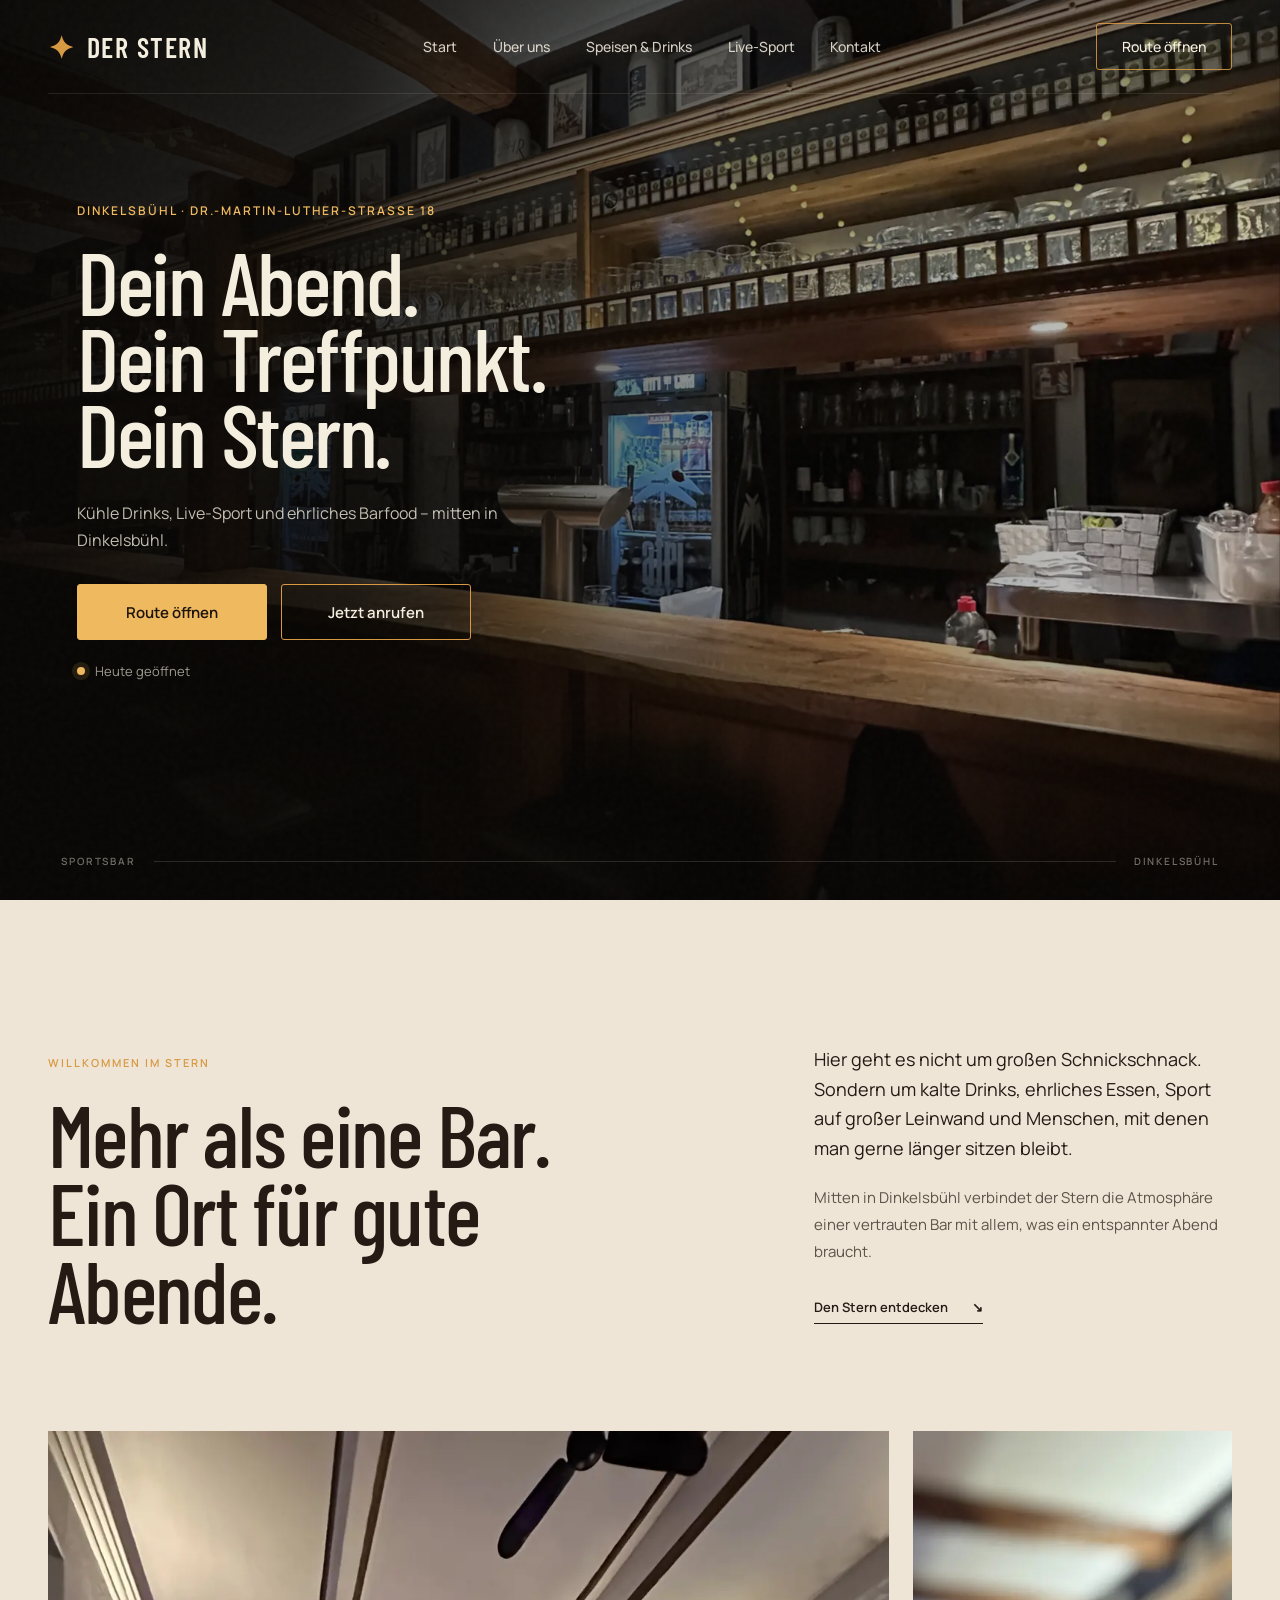
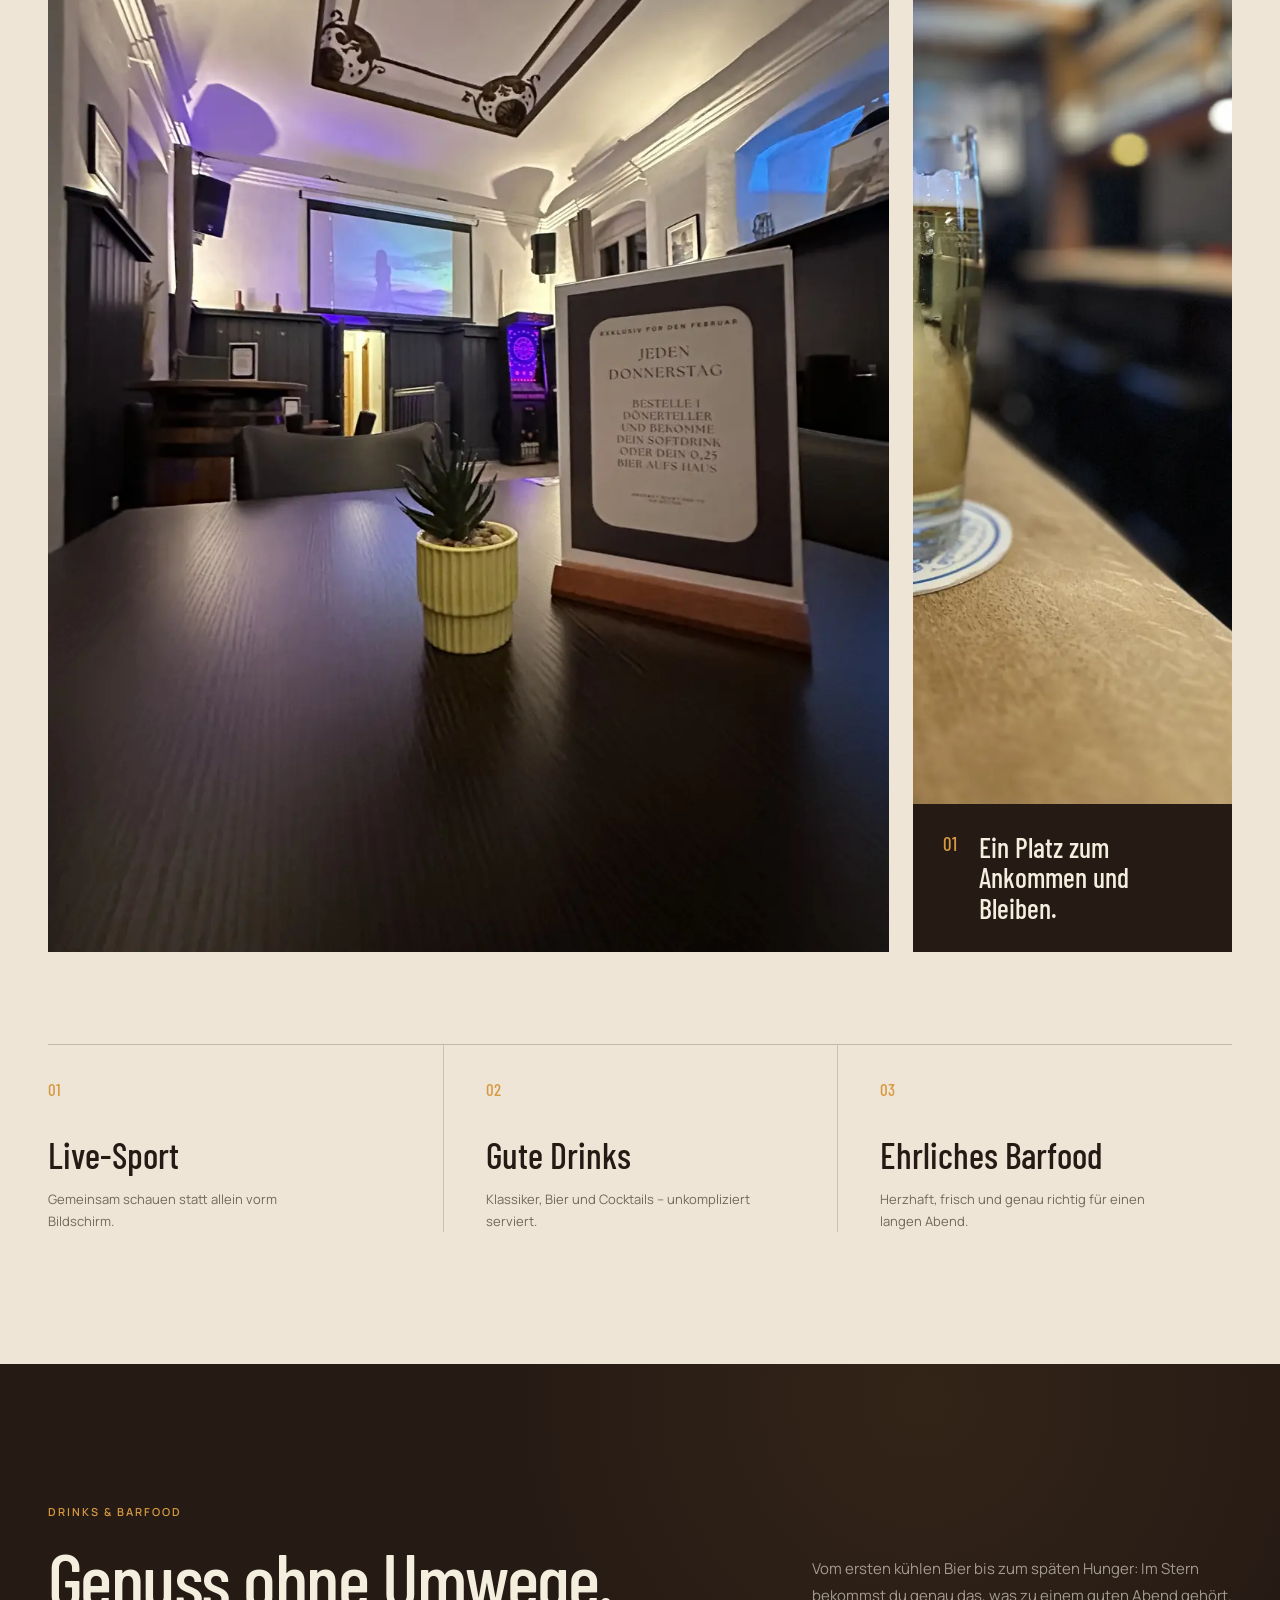
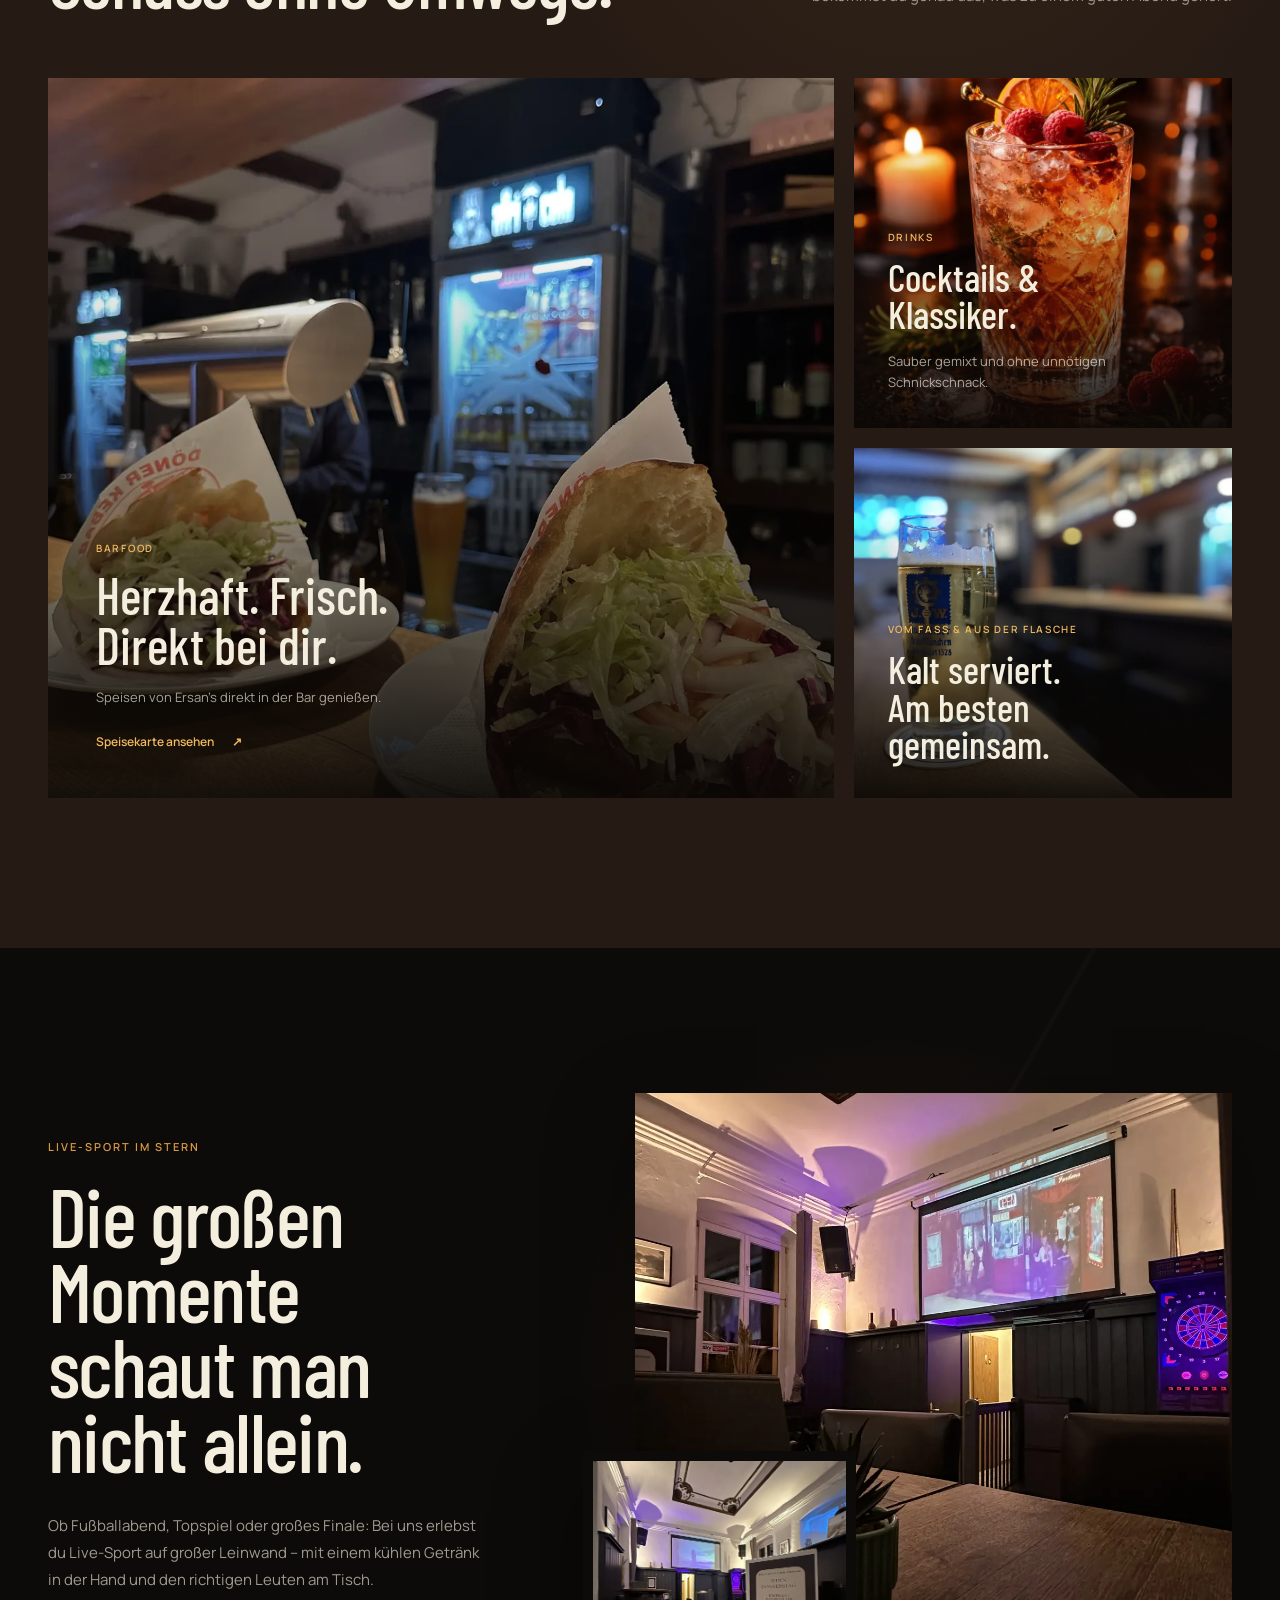
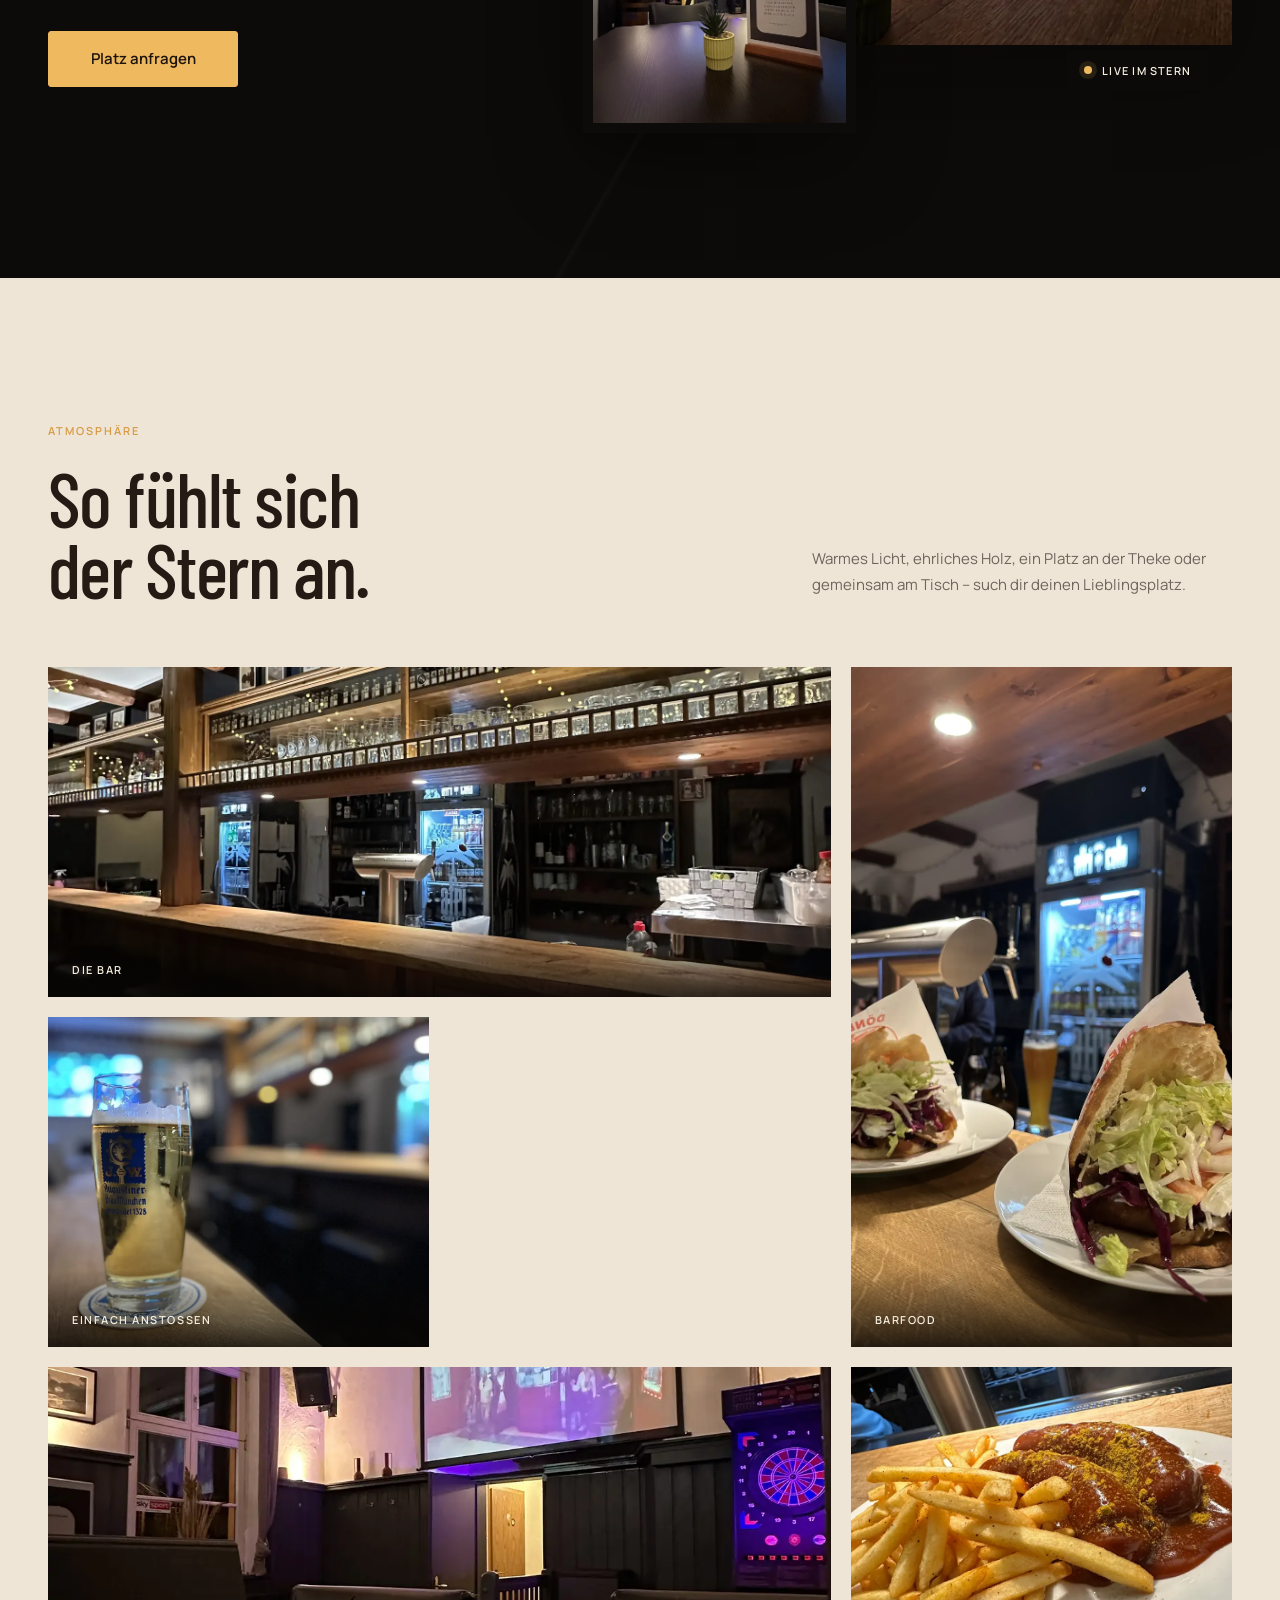
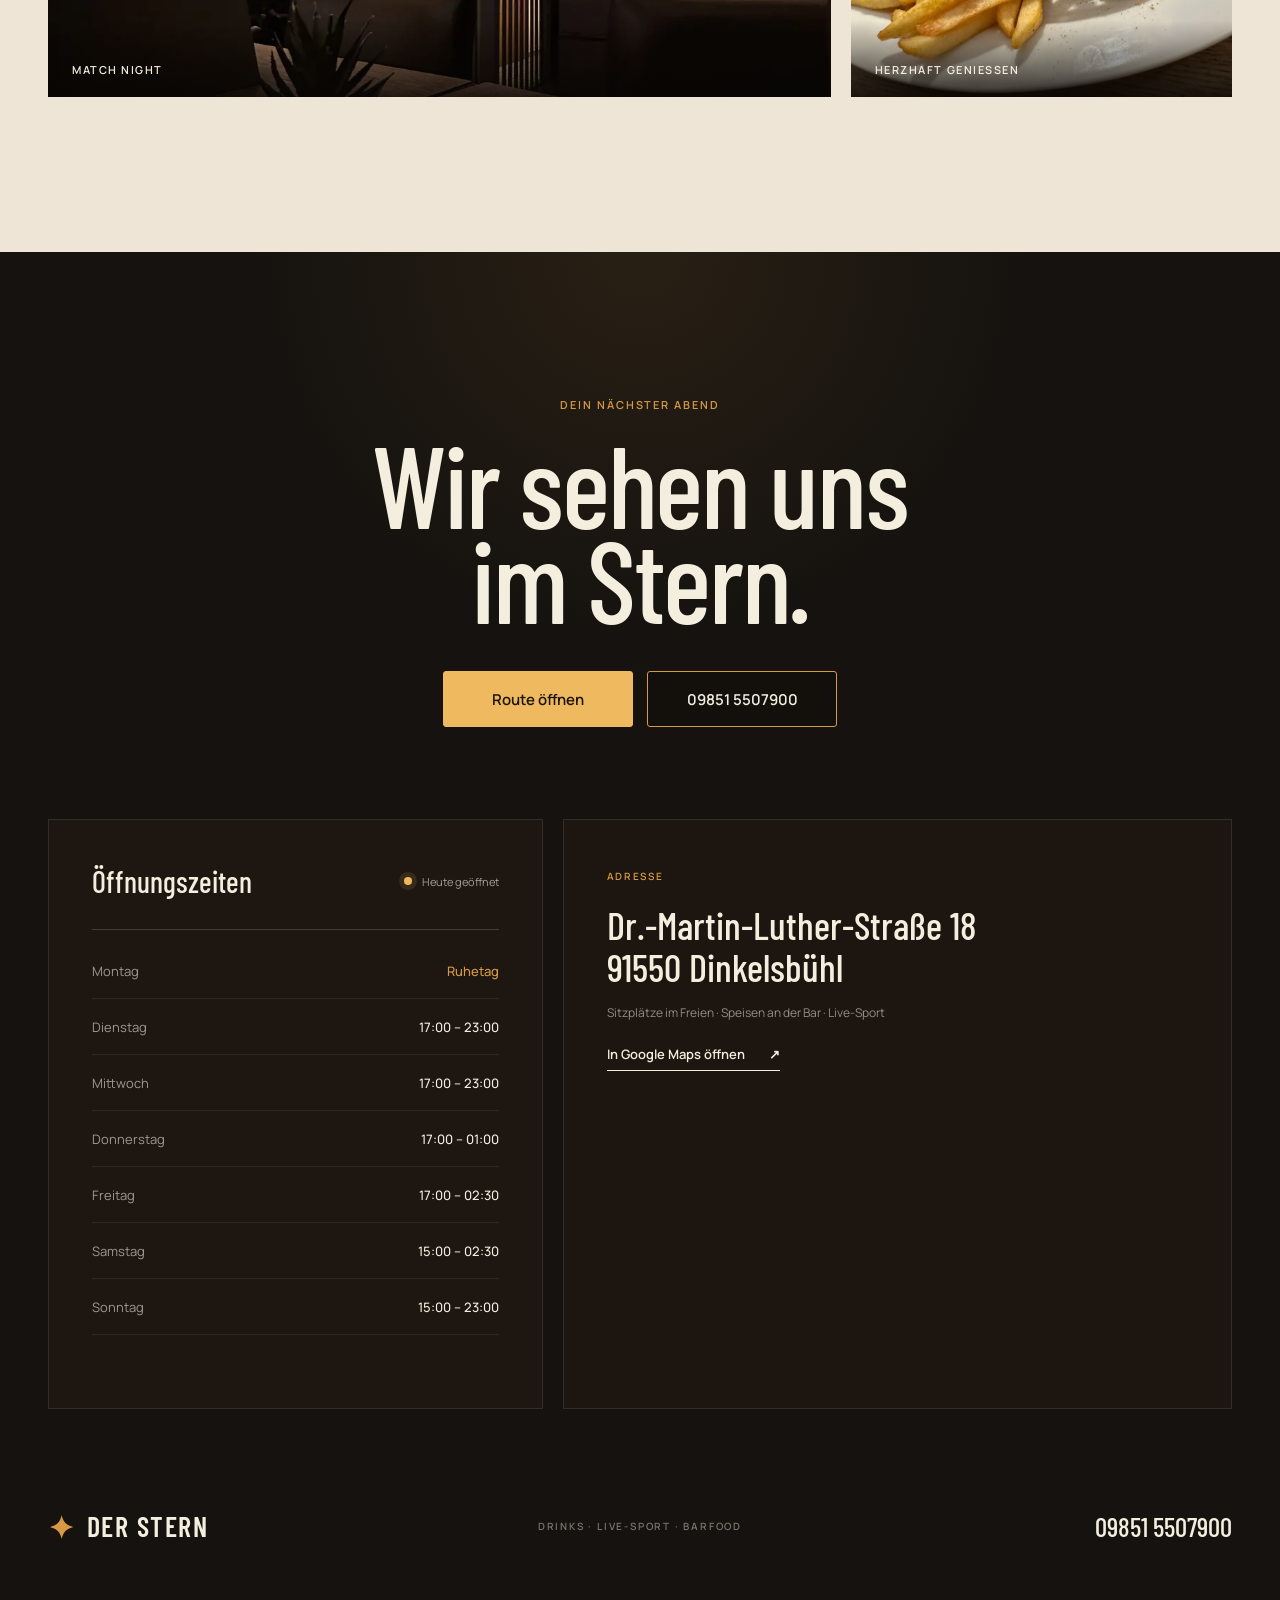
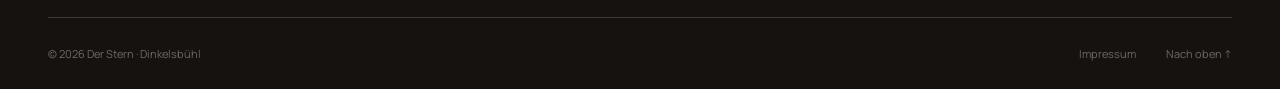
<file: index.html>
<!doctype html>
<html lang="de">
<head>
  <meta charset="utf-8">
  <meta name="viewport" content="width=device-width, initial-scale=1">
  <meta name="description" content="Der Stern in Dinkelsbühl: kühle Drinks, Live-Sport, ehrliches Barfood und gute Abende in entspannter Atmosphäre.">
  <title>Der Stern Dinkelsbühl | Drinks, Live-Sport & Barfood</title>
  <link rel="icon" href="favicon.svg" type="image/svg+xml">
  <link rel="stylesheet" href="style.css?v=20260807-mobile-header-fix">
  <script src="script.js?v=20260807-mobile-header-fix" defer></script>
</head>
<body>
  <main>
    <section class="hero" id="start">
      <img class="hero-image" src="images/hero-bar.webp" alt="Die Bar im Stern Dinkelsbühl">
      <div class="hero-shade"></div>

      <header class="site-header">
        <a class="wordmark" href="#start" aria-label="Der Stern – Startseite">
          <span class="wordmark-star" aria-hidden="true">✦</span>
          <span>Der Stern</span>
        </a>

        <button class="menu-toggle" type="button" aria-label="Navigation öffnen" aria-expanded="false">
          <span></span><span></span>
        </button>

        <nav class="main-nav">
          <a href="#start">Start</a>
          <a href="#stern">Über uns</a>
          <a href="#genuss">Speisen & Drinks</a>
          <a href="#sport">Live-Sport</a>
          <a href="#kontakt">Kontakt</a>
        </nav>

        <a class="header-cta" href="https://www.google.com/maps?hl=de&gl=de&um=1&ie=UTF-8&fb=1&sa=X&geocode=KVsZojCF6ZhHMYxH704I4_4Y&daddr=Dr.-Martin-Luther-Stra%C3%9Fe+18,+91550+Dinkelsb%C3%BChl" target="_blank" rel="noopener">Route öffnen</a>
      </header>

      <div class="hero-content">
        <p class="eyebrow">Dinkelsbühl · Dr.-Martin-Luther-Straße 18</p>
        <h1>Dein Abend.<br>Dein Treffpunkt.<br>Dein Stern.</h1>
        <p class="hero-copy">Kühle Drinks, Live-Sport und ehrliches Barfood – mitten in Dinkelsbühl.</p>
        <div class="hero-actions">
          <a class="button button-primary" href="https://www.google.com/maps?hl=de&gl=de&um=1&ie=UTF-8&fb=1&sa=X&geocode=KVsZojCF6ZhHMYxH704I4_4Y&daddr=Dr.-Martin-Luther-Stra%C3%9Fe+18,+91550+Dinkelsb%C3%BChl" target="_blank" rel="noopener">Route öffnen</a>
          <a class="button button-outline" href="tel:+4998515507900">Jetzt anrufen</a>
        </div>
        <a class="open-status" href="#zeiten">
          <span class="status-dot"></span>
          <span data-open-label>Öffnungszeiten ansehen</span>
        </a>
      </div>

      <div class="hero-bottom" aria-hidden="true">
        <span>Sportsbar</span><span class="hero-bottom-line"></span><span>Dinkelsbühl</span>
      </div>
    </section>

    <section class="intro-section" id="stern">
      <div class="section-wrap intro-grid">
        <div class="intro-heading reveal">
          <p class="section-kicker">Willkommen im Stern</p>
          <h2>Mehr als eine Bar.<br>Ein Ort für gute Abende.</h2>
        </div>
        <div class="intro-copy reveal">
          <p class="intro-lead">Hier geht es nicht um großen Schnickschnack. Sondern um kalte Drinks, ehrliches Essen, Sport auf großer Leinwand und Menschen, mit denen man gerne länger sitzen bleibt.</p>
          <p>Mitten in Dinkelsbühl verbindet der Stern die Atmosphäre einer vertrauten Bar mit allem, was ein entspannter Abend braucht.</p>
          <a class="text-link" href="#atmosphaere">Den Stern entdecken <span aria-hidden="true">↘</span></a>
        </div>
      </div>

      <div class="section-wrap intro-media reveal">
        <div class="intro-photo intro-photo-main">
          <img src="images/lounge.webp" alt="Gemütlicher Sitzbereich im Stern" loading="lazy">
        </div>
        <div class="intro-photo intro-photo-detail">
          <img src="images/beer.webp" alt="Kühles Bier an der Bar" loading="lazy">
          <div class="photo-note"><span>01</span><p>Ein Platz zum Ankommen und Bleiben.</p></div>
        </div>
      </div>

      <div class="section-wrap feature-strip reveal" aria-label="Die Highlights des Stern">
        <div><span class="feature-number">01</span><h3>Live-Sport</h3><p>Gemeinsam schauen statt allein vorm Bildschirm.</p></div>
        <div><span class="feature-number">02</span><h3>Gute Drinks</h3><p>Klassiker, Bier und Cocktails – unkompliziert serviert.</p></div>
        <div><span class="feature-number">03</span><h3>Ehrliches Barfood</h3><p>Herzhaft, frisch und genau richtig für einen langen Abend.</p></div>
      </div>
    </section>

    <section class="genuss-section" id="genuss">
      <div class="section-wrap section-head reveal">
        <div><p class="section-kicker">Drinks & Barfood</p><h2>Genuss ohne Umwege.</h2></div>
        <p>Vom ersten kühlen Bier bis zum späten Hunger: Im Stern bekommst du genau das, was zu einem guten Abend gehört.</p>
      </div>
      <div class="section-wrap menu-grid">
        <article class="menu-card menu-card-large reveal">
          <img src="images/barfood.webp" alt="Frisches Barfood im Stern" loading="lazy">
          <div class="menu-card-overlay">
            <span>Barfood</span><h3>Herzhaft. Frisch.<br>Direkt bei dir.</h3>
            <p>Speisen von Ersan's direkt in der Bar genießen.</p>
            <a href="https://www.ersans-kebap.de/menu" target="_blank" rel="noopener">Speisekarte ansehen <span aria-hidden="true">↗</span></a>
          </div>
        </article>
        <article class="menu-card reveal">
          <img src="images/cocktail.webp" alt="Cocktail im warmen Barlicht" loading="lazy">
          <div class="menu-card-overlay"><span>Drinks</span><h3>Cocktails &<br>Klassiker.</h3><p>Sauber gemixt und ohne unnötigen Schnickschnack.</p></div>
        </article>
        <article class="menu-card reveal">
          <img src="images/beer.webp" alt="Bier an der Theke des Stern" loading="lazy">
          <div class="menu-card-overlay"><span>Vom Fass & aus der Flasche</span><h3>Kalt serviert.<br>Am besten gemeinsam.</h3></div>
        </article>
      </div>
    </section>

    <section class="sport-section" id="sport">
      <div class="sport-backdrop" aria-hidden="true"></div>
      <div class="section-wrap sport-grid">
        <div class="sport-copy reveal">
          <p class="section-kicker">Live-Sport im Stern</p>
          <h2>Die großen Momente schaut man nicht allein.</h2>
          <p>Ob Fußballabend, Topspiel oder großes Finale: Bei uns erlebst du Live-Sport auf großer Leinwand – mit einem kühlen Getränk in der Hand und den richtigen Leuten am Tisch.</p>
          <a class="button button-primary" href="tel:+4998515507900">Platz anfragen</a>
        </div>
        <div class="sport-collage reveal">
          <figure class="sport-image-main"><img src="images/sports-lounge.webp" alt="Live-Sport auf großer Leinwand im Stern" loading="lazy"></figure>
          <figure class="sport-image-small"><img src="images/lounge.webp" alt="Tische mit Blick auf die Leinwand" loading="lazy"></figure>
          <div class="sport-label"><span class="status-dot is-open"></span>Live im Stern</div>
        </div>
      </div>
    </section>

    <section class="gallery-section" id="atmosphaere">
      <div class="section-wrap section-head reveal">
        <div><p class="section-kicker">Atmosphäre</p><h2>So fühlt sich<br>der Stern an.</h2></div>
        <p>Warmes Licht, ehrliches Holz, ein Platz an der Theke oder gemeinsam am Tisch – such dir deinen Lieblingsplatz.</p>
      </div>
      <div class="section-wrap gallery-grid">
        <figure class="gallery-item gallery-wide reveal"><img src="images/hero-bar.webp" alt="Die große Bar im Stern Dinkelsbühl" loading="lazy"><figcaption>Die Bar</figcaption></figure>
        <figure class="gallery-item gallery-tall reveal"><img src="images/barfood.webp" alt="Barfood frisch an der Theke" loading="lazy"><figcaption>Barfood</figcaption></figure>
        <figure class="gallery-item reveal"><img src="images/beer.webp" alt="Ein Getränk am Tresen" loading="lazy"><figcaption>Einfach anstoßen</figcaption></figure>
        <figure class="gallery-item gallery-wide reveal"><img src="images/sports-lounge.webp" alt="Sportsbar mit Leinwand" loading="lazy"><figcaption>Match Night</figcaption></figure>
        <figure class="gallery-item reveal"><img src="images/currywurst.webp" alt="Frisch servierte Currywurst im Stern" loading="lazy"><figcaption>Herzhaft genießen</figcaption></figure>
      </div>
    </section>

    <section class="contact-section" id="kontakt">
      <div class="section-wrap contact-heading reveal">
        <p class="section-kicker">Dein nächster Abend</p>
        <h2>Wir sehen uns<br>im Stern.</h2>
        <div class="contact-actions">
          <a class="button button-primary" href="https://www.google.com/maps?hl=de&gl=de&um=1&ie=UTF-8&fb=1&sa=X&geocode=KVsZojCF6ZhHMYxH704I4_4Y&daddr=Dr.-Martin-Luther-Stra%C3%9Fe+18,+91550+Dinkelsb%C3%BChl" target="_blank" rel="noopener">Route öffnen</a>
          <a class="button button-outline" href="tel:+4998515507900">09851 5507900</a>
        </div>
      </div>

      <div class="section-wrap contact-grid">
        <div class="hours-panel reveal" id="zeiten">
          <div class="panel-heading"><span>Öffnungszeiten</span><span class="open-status"><span class="status-dot"></span><span data-open-label>Öffnungszeiten</span></span></div>
          <div class="hours-list">
            <div><span>Montag</span><strong class="closed">Ruhetag</strong></div>
            <div><span>Dienstag</span><strong>17:00 – 23:00</strong></div>
            <div><span>Mittwoch</span><strong>17:00 – 23:00</strong></div>
            <div><span>Donnerstag</span><strong>17:00 – 01:00</strong></div>
            <div><span>Freitag</span><strong>17:00 – 02:30</strong></div>
            <div><span>Samstag</span><strong>15:00 – 02:30</strong></div>
            <div><span>Sonntag</span><strong>15:00 – 23:00</strong></div>
          </div>
        </div>
        <div class="location-panel reveal">
          <div class="location-copy">
            <span>Adresse</span><h3>Dr.-Martin-Luther-Straße 18<br>91550 Dinkelsbühl</h3>
            <p>Sitzplätze im Freien · Speisen an der Bar · Live-Sport</p>
            <a class="text-link" href="https://www.google.com/maps?hl=de&gl=de&um=1&ie=UTF-8&fb=1&sa=X&geocode=KVsZojCF6ZhHMYxH704I4_4Y&daddr=Dr.-Martin-Luther-Stra%C3%9Fe+18,+91550+Dinkelsb%C3%BChl" target="_blank" rel="noopener">In Google Maps öffnen <span aria-hidden="true">↗</span></a>
          </div>
          <iframe title="Standort des Stern in Dinkelsbühl" loading="lazy" referrerpolicy="no-referrer-when-downgrade" src="https://www.google.com/maps?q=Dr%20Martin-Luther-Stra%C3%9Fe%2018%20915550%20Dinkelsb%C3%BChl&output=embed"></iframe>
        </div>
      </div>
    </section>

    <footer class="footer">
      <div class="section-wrap footer-main">
        <a class="wordmark footer-wordmark" href="#start"><span class="wordmark-star" aria-hidden="true">✦</span><span>Der Stern</span></a>
        <p>Drinks · Live-Sport · Barfood</p>
        <a class="footer-phone" href="tel:+4998515507900">09851 5507900</a>
      </div>
      <div class="section-wrap footer-bottom">
        <span>© <span data-year></span> Der Stern · Dinkelsbühl</span>
        <div><a href="impressum.html">Impressum</a><a href="#start">Nach oben ↑</a></div>
      </div>
    </footer>
  </main>
</body>
</html>
</file>
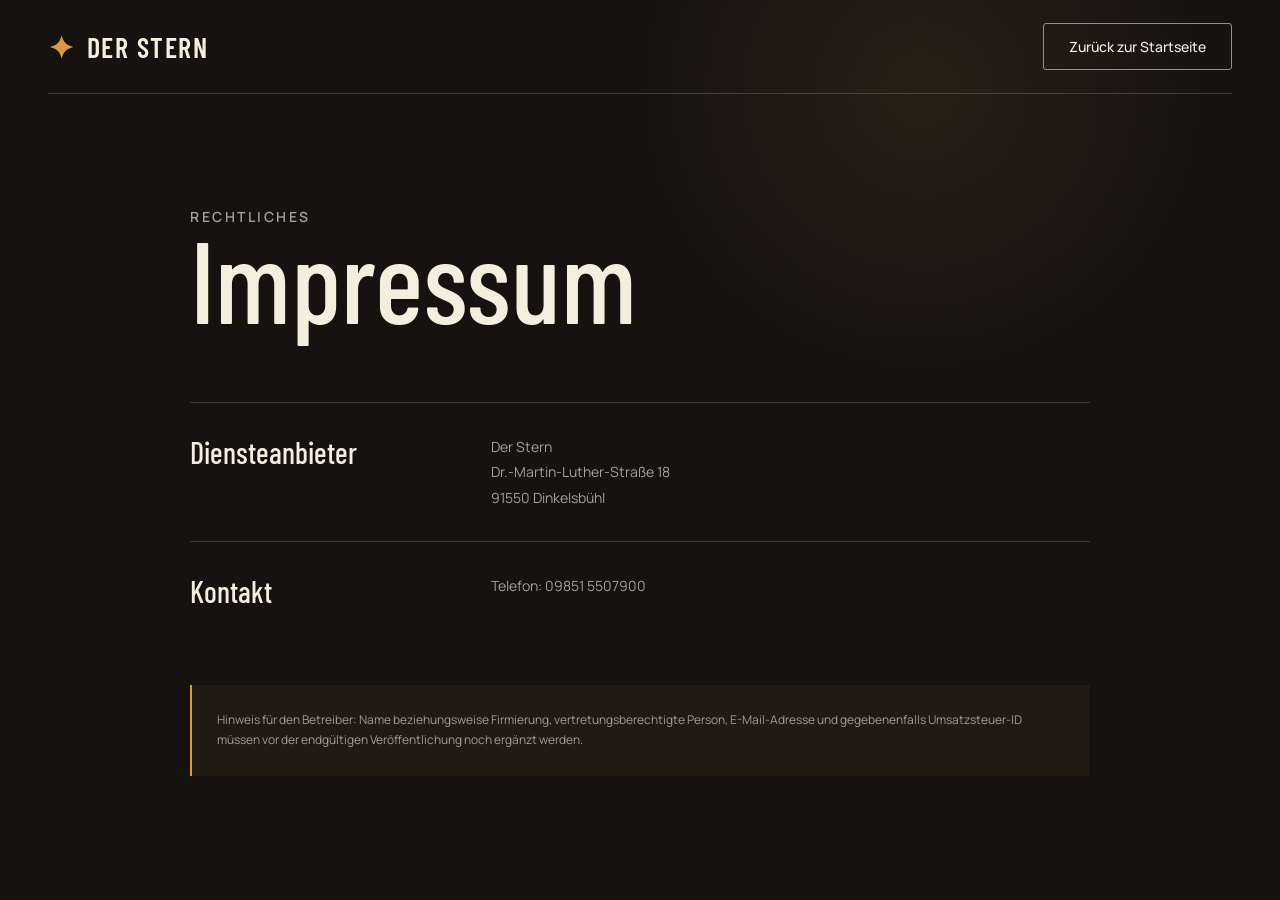
<file: impressum.html>
<!doctype html>
<html lang="de">
<head>
  <meta charset="utf-8">
  <meta name="viewport" content="width=device-width, initial-scale=1">
  <meta name="description" content="Rechtliche Angaben zum Stern in Dinkelsbühl.">
  <title>Impressum | Der Stern Dinkelsbühl</title>
  <link rel="icon" href="favicon.svg" type="image/svg+xml">
  <link rel="stylesheet" href="style.css">
</head>
<body>
  <main class="legal-page">
    <header class="legal-header">
      <a class="wordmark" href="index.html" aria-label="Zur Startseite">
        <span class="wordmark-star" aria-hidden="true">✦</span><span>Der Stern</span>
      </a>
      <a class="header-cta" href="index.html">Zurück zur Startseite</a>
    </header>
    <article class="legal-content">
      <p class="section-kicker">Rechtliches</p>
      <h1>Impressum</h1>
      <section>
        <h2>Diensteanbieter</h2>
        <p>Der Stern<br>Dr.-Martin-Luther-Straße 18<br>91550 Dinkelsbühl</p>
      </section>
      <section>
        <h2>Kontakt</h2>
        <p>Telefon: <a href="tel:+4998515507900">09851 5507900</a></p>
      </section>
      <aside class="legal-note">Hinweis für den Betreiber: Name beziehungsweise Firmierung, vertretungsberechtigte Person, E-Mail-Adresse und gegebenenfalls Umsatzsteuer-ID müssen vor der endgültigen Veröffentlichung noch ergänzt werden.</aside>
    </article>
  </main>
</body>
</html>
</file>
<file: style.css>
@font-face {
  font-family: "Barlow Condensed";
  src: url("fonts/barlow-condensed-latin-500-normal.woff2") format("woff2");
  font-display: swap;
  font-style: normal;
  font-weight: 500;
}

@font-face {
  font-family: "Barlow Condensed";
  src: url("fonts/barlow-condensed-latin-600-normal.woff2") format("woff2");
  font-display: swap;
  font-style: normal;
  font-weight: 600;
}

@font-face {
  font-family: "Manrope";
  src: url("fonts/manrope-latin-400-normal.woff2") format("woff2");
  font-display: swap;
  font-style: normal;
  font-weight: 400;
}

@font-face {
  font-family: "Manrope";
  src: url("fonts/manrope-latin-500-normal.woff2") format("woff2");
  font-display: swap;
  font-style: normal;
  font-weight: 500;
}

@font-face {
  font-family: "Manrope";
  src: url("fonts/manrope-latin-600-normal.woff2") format("woff2");
  font-display: swap;
  font-style: normal;
  font-weight: 600;
}

:root {
  --ink: #0b0907;
  --charcoal: #15120f;
  --espresso: #251a14;
  --amber: #d79a43;
  --amber-light: #efb95f;
  --ivory: #f4eedf;
  --taupe: #b9aa98;
  --line: rgba(244, 238, 223, 0.18);
}

* {
  box-sizing: border-box;
}

html {
  scroll-behavior: smooth;
}

body {
  margin: 0;
  background: var(--ink);
  color: var(--ivory);
  font-family: "Manrope", sans-serif;
  text-rendering: optimizeLegibility;
}

html.menu-open,
body.menu-open {
  overflow: hidden;
}

a {
  color: inherit;
  text-decoration: none;
}

button,
a {
  -webkit-tap-highlight-color: transparent;
}

.hero {
  position: relative;
  min-height: 100svh;
  isolation: isolate;
  overflow: hidden;
  background: #110e0b;
}

.hero-image {
  position: absolute;
  inset: 0;
  z-index: -3;
  width: 100%;
  height: 100%;
  object-fit: cover;
  object-position: 57% center;
  animation: hero-settle 1.5s cubic-bezier(0.2, 0.7, 0.2, 1) both;
}

.hero-shade {
  position: absolute;
  inset: 0;
  z-index: -2;
  background:
    linear-gradient(90deg, rgba(8, 6, 4, 0.96) 0%, rgba(8, 6, 4, 0.86) 27%, rgba(8, 6, 4, 0.34) 58%, rgba(8, 6, 4, 0.12) 100%),
    linear-gradient(180deg, rgba(6, 5, 4, 0.42) 0%, transparent 24%, transparent 70%, rgba(6, 5, 4, 0.76) 100%);
}

.hero::after {
  content: "";
  position: absolute;
  inset: 0;
  z-index: -1;
  pointer-events: none;
  opacity: 0.035;
  background-image: url("data:image/svg+xml,%3Csvg viewBox='0 0 180 180' xmlns='http://www.w3.org/2000/svg'%3E%3Cfilter id='n'%3E%3CfeTurbulence type='fractalNoise' baseFrequency='.8' numOctaves='3' stitchTiles='stitch'/%3E%3C/filter%3E%3Crect width='100%25' height='100%25' filter='url(%23n)' opacity='.8'/%3E%3C/svg%3E");
}

.site-header {
  width: min(100% - 96px, 1480px);
  height: 94px;
  margin-inline: auto;
  display: grid;
  grid-template-columns: auto 1fr auto;
  align-items: center;
  gap: 42px;
  border-bottom: 1px solid rgba(244, 238, 223, 0.1);
  animation: fade-down 0.75s 0.08s both;
}

.wordmark {
  display: inline-flex;
  align-items: center;
  gap: 11px;
  font-family: "Barlow Condensed", sans-serif;
  font-size: 28px;
  font-weight: 600;
  letter-spacing: 0.055em;
  text-transform: uppercase;
}

.wordmark-star {
  color: var(--amber);
  font-size: 31px;
  line-height: 1;
}

.main-nav {
  justify-self: center;
  display: flex;
  align-items: center;
  gap: clamp(24px, 2.8vw, 48px);
}

.main-nav a {
  position: relative;
  padding-block: 35px;
  color: rgba(244, 238, 223, 0.86);
  font-size: 14px;
  font-weight: 500;
}

.main-nav a::after {
  content: "";
  position: absolute;
  left: 0;
  right: 100%;
  bottom: 25px;
  height: 1px;
  background: var(--amber);
  transition: right 260ms ease;
}

.main-nav a:hover::after {
  right: 0;
}

.header-cta {
  min-height: 47px;
  padding: 0 25px;
  display: inline-flex;
  align-items: center;
  justify-content: center;
  border: 1px solid rgba(215, 154, 67, 0.88);
  border-radius: 3px;
  color: var(--ivory);
  font-size: 14px;
  font-weight: 500;
  transition: background 220ms ease, color 220ms ease, transform 220ms ease;
}

.header-cta:hover {
  color: #17100b;
  background: var(--amber-light);
  transform: translateY(-2px);
}

.menu-toggle {
  display: none;
}

.hero-content {
  width: min(100% - 12vw, 1480px);
  margin: clamp(90px, 12vh, 145px) auto 100px;
}

.eyebrow {
  margin: 0 0 23px;
  color: var(--amber-light);
  font-size: 12px;
  font-weight: 600;
  letter-spacing: 0.16em;
  text-transform: uppercase;
  animation: reveal-up 0.75s 0.18s both;
}

.hero h1 {
  max-width: 660px;
  margin: 0;
  font-family: "Barlow Condensed", sans-serif;
  font-size: clamp(74px, 7vw, 116px);
  font-weight: 500;
  line-height: 0.85;
  letter-spacing: -0.025em;
  text-wrap: balance;
  animation: reveal-up 0.85s 0.27s both;
}

.hero-copy {
  max-width: 500px;
  margin: 30px 0 0;
  color: rgba(244, 238, 223, 0.78);
  font-size: clamp(16px, 1.2vw, 19px);
  line-height: 1.65;
  animation: reveal-up 0.8s 0.37s both;
}

.hero-actions {
  margin-top: 31px;
  display: flex;
  flex-wrap: wrap;
  gap: 14px;
  animation: reveal-up 0.8s 0.47s both;
}

.button {
  min-width: 190px;
  min-height: 56px;
  padding: 0 25px;
  display: inline-flex;
  align-items: center;
  justify-content: center;
  border: 1px solid var(--amber);
  border-radius: 3px;
  font-size: 15px;
  font-weight: 600;
  transition: transform 220ms ease, background 220ms ease, color 220ms ease, border-color 220ms ease;
}

.button:hover {
  transform: translateY(-2px);
}

.button-primary {
  color: #1c130c;
  background: var(--amber-light);
  border-color: var(--amber-light);
}

.button-primary:hover {
  background: #f7c677;
  border-color: #f7c677;
}

.button-outline {
  background: rgba(10, 8, 6, 0.14);
  backdrop-filter: blur(7px);
}

.button-outline:hover {
  color: #1c130c;
  background: var(--amber-light);
}

.open-status {
  width: fit-content;
  margin-top: 22px;
  display: flex;
  align-items: center;
  gap: 10px;
  color: rgba(244, 238, 223, 0.64);
  font-size: 13px;
  animation: reveal-up 0.8s 0.55s both;
}

.status-dot {
  width: 8px;
  height: 8px;
  border-radius: 50%;
  background: #9a8774;
  box-shadow: 0 0 0 5px rgba(154, 135, 116, 0.09);
}

.status-dot.is-open {
  background: var(--amber-light);
  box-shadow: 0 0 0 5px rgba(239, 185, 95, 0.12);
}

.hero-bottom {
  position: absolute;
  right: 4.8vw;
  bottom: 32px;
  left: 4.8vw;
  display: flex;
  align-items: center;
  gap: 18px;
  color: rgba(244, 238, 223, 0.44);
  font-size: 10px;
  font-weight: 600;
  letter-spacing: 0.18em;
  text-transform: uppercase;
}

.hero-bottom-line {
  height: 1px;
  flex: 1;
  background: rgba(244, 238, 223, 0.14);
}

.section-wrap {
  width: min(100% - 96px, 1320px);
  margin-inline: auto;
}

.section-kicker {
  margin: 0 0 24px;
  color: var(--amber);
  font-size: 11px;
  font-weight: 600;
  letter-spacing: 0.18em;
  text-transform: uppercase;
}

.reveal {
  opacity: 0;
  transform: translateY(28px);
  transition: opacity 750ms ease, transform 750ms cubic-bezier(0.2, 0.72, 0.2, 1);
}

.reveal.is-visible {
  opacity: 1;
  transform: translateY(0);
}

.intro-section {
  padding: 145px 0 132px;
  overflow: hidden;
  color: var(--espresso);
  background: #eee5d6;
}

.intro-grid {
  display: grid;
  grid-template-columns: minmax(0, 1.1fr) minmax(320px, 0.72fr);
  gap: clamp(72px, 10vw, 160px);
  align-items: end;
}

.intro-heading h2,
.section-head h2,
.sport-copy h2,
.contact-heading h2 {
  margin: 0;
  font-family: "Barlow Condensed", sans-serif;
  font-weight: 500;
  letter-spacing: -0.02em;
}

.intro-heading h2 {
  max-width: 720px;
  font-size: clamp(62px, 6.8vw, 100px);
  line-height: 0.9;
}

.intro-copy {
  padding-bottom: 5px;
}

.intro-copy p {
  margin: 0;
  color: rgba(37, 26, 20, 0.72);
  font-size: 15px;
  line-height: 1.8;
}

.intro-copy .intro-lead {
  margin-bottom: 20px;
  color: var(--espresso);
  font-size: 18px;
  line-height: 1.65;
}

.text-link {
  width: fit-content;
  margin-top: 33px;
  padding-bottom: 7px;
  display: inline-flex;
  align-items: center;
  gap: 24px;
  border-bottom: 1px solid currentColor;
  font-size: 13px;
  font-weight: 600;
  transition: color 200ms ease, gap 200ms ease;
}

.text-link:hover {
  color: var(--amber);
  gap: 30px;
}

.intro-media {
  min-height: 650px;
  margin-top: 102px;
  display: grid;
  grid-template-columns: minmax(0, 1.45fr) minmax(280px, 0.55fr);
  gap: 24px;
  align-items: stretch;
}

.intro-photo {
  position: relative;
  overflow: hidden;
  background: var(--charcoal);
}

.intro-photo img {
  width: 100%;
  height: 100%;
  display: block;
  object-fit: cover;
  transition: transform 850ms cubic-bezier(0.2, 0.72, 0.2, 1);
}

.intro-photo:hover img {
  transform: scale(1.025);
}

.intro-photo-main img {
  object-position: center 65%;
}

.intro-photo-detail {
  display: grid;
  grid-template-rows: 1fr auto;
  background: var(--espresso);
}

.intro-photo-detail img {
  min-height: 430px;
  object-position: center;
}

.photo-note {
  min-height: 148px;
  padding: 28px 30px;
  display: grid;
  grid-template-columns: auto 1fr;
  gap: 22px;
  align-items: start;
  color: var(--ivory);
}

.photo-note span {
  color: var(--amber);
  font-family: "Barlow Condensed", sans-serif;
  font-size: 19px;
}

.photo-note p {
  max-width: 220px;
  margin: 0;
  font-family: "Barlow Condensed", sans-serif;
  font-size: 28px;
  line-height: 1.08;
}

.feature-strip {
  margin-top: 92px;
  display: grid;
  grid-template-columns: repeat(3, 1fr);
  border-top: 1px solid rgba(37, 26, 20, 0.22);
}

.feature-strip > div {
  padding: 34px 42px 0 0;
}

.feature-strip > div + div {
  padding-left: 42px;
  border-left: 1px solid rgba(37, 26, 20, 0.18);
}

.feature-number {
  color: var(--amber);
  font-family: "Barlow Condensed", sans-serif;
  font-size: 17px;
}

.feature-strip h3 {
  margin: 32px 0 12px;
  font-family: "Barlow Condensed", sans-serif;
  font-size: 36px;
  font-weight: 500;
}

.feature-strip p {
  max-width: 280px;
  margin: 0;
  color: rgba(37, 26, 20, 0.62);
  font-size: 13px;
  line-height: 1.7;
}

.genuss-section {
  padding: 140px 0 150px;
  background:
    radial-gradient(circle at 72% 3%, rgba(215, 154, 67, 0.08), transparent 30%),
    var(--espresso);
}

.section-head {
  margin-bottom: 64px;
  display: flex;
  justify-content: space-between;
  gap: 60px;
  align-items: end;
}

.section-head h2 {
  font-size: clamp(62px, 6vw, 92px);
  line-height: 0.92;
}

.section-head > p {
  max-width: 420px;
  margin: 0 0 5px;
  color: rgba(244, 238, 223, 0.6);
  font-size: 15px;
  line-height: 1.75;
}

.menu-grid {
  display: grid;
  grid-template-columns: 1.35fr 0.65fr;
  grid-template-rows: 350px 350px;
  gap: 20px;
}

.menu-card {
  position: relative;
  min-height: 0;
  overflow: hidden;
  background: var(--charcoal);
}

.menu-card-large {
  grid-row: 1 / 3;
}

.menu-card img {
  width: 100%;
  height: 100%;
  display: block;
  object-fit: cover;
  transition: transform 900ms cubic-bezier(0.2, 0.72, 0.2, 1), filter 900ms ease;
}

.menu-card:hover img {
  transform: scale(1.03);
  filter: brightness(1.05);
}

.menu-card-overlay {
  position: absolute;
  inset: 0;
  padding: 34px;
  display: flex;
  flex-direction: column;
  justify-content: flex-end;
  background: linear-gradient(180deg, transparent 20%, rgba(10, 7, 5, 0.22) 43%, rgba(10, 7, 5, 0.94) 100%);
}

.menu-card-large .menu-card-overlay {
  padding: 48px;
}

.menu-card-overlay > span {
  margin-bottom: 15px;
  color: var(--amber-light);
  font-size: 10px;
  font-weight: 600;
  letter-spacing: 0.17em;
  text-transform: uppercase;
}

.menu-card-overlay h3 {
  margin: 0;
  font-family: "Barlow Condensed", sans-serif;
  font-size: clamp(38px, 4vw, 63px);
  font-weight: 500;
  line-height: 0.98;
}

.menu-card:not(.menu-card-large) .menu-card-overlay h3 {
  font-size: clamp(32px, 3vw, 44px);
}

.menu-card-overlay p {
  max-width: 420px;
  margin: 17px 0 0;
  color: rgba(244, 238, 223, 0.67);
  font-size: 13px;
  line-height: 1.65;
}

.menu-card-overlay a {
  width: fit-content;
  margin-top: 24px;
  display: inline-flex;
  gap: 18px;
  color: var(--amber-light);
  font-size: 12px;
  font-weight: 600;
}

.sport-section {
  position: relative;
  min-height: 900px;
  padding: 145px 0;
  overflow: hidden;
  background: #0d0b09;
}

.sport-backdrop {
  position: absolute;
  inset: 0;
  pointer-events: none;
  background:
    radial-gradient(circle at 70% 44%, rgba(215, 154, 67, 0.11), transparent 31%),
    linear-gradient(120deg, transparent 60%, rgba(255, 255, 255, 0.025) 60.2%, transparent 60.5%);
}

.sport-grid {
  position: relative;
  display: grid;
  grid-template-columns: minmax(0, 0.8fr) minmax(520px, 1.2fr);
  gap: clamp(64px, 8vw, 130px);
  align-items: center;
}

.sport-copy h2 {
  max-width: 540px;
  font-size: clamp(64px, 6.5vw, 98px);
  line-height: 0.9;
}

.sport-copy > p:not(.section-kicker) {
  max-width: 500px;
  margin: 34px 0 38px;
  color: rgba(244, 238, 223, 0.63);
  font-size: 15px;
  line-height: 1.8;
}

.sport-collage {
  position: relative;
  min-height: 640px;
}

.sport-collage figure {
  position: absolute;
  margin: 0;
  overflow: hidden;
  box-shadow: 0 30px 80px rgba(0, 0, 0, 0.35);
}

.sport-collage img {
  width: 100%;
  height: 100%;
  object-fit: cover;
}

.sport-image-main {
  inset: 0 0 88px 8%;
}

.sport-image-small {
  width: 42%;
  height: 44%;
  left: 0;
  bottom: 0;
  border: 10px solid #0d0b09;
}

.sport-label {
  position: absolute;
  right: 24px;
  bottom: 43px;
  padding: 12px 17px;
  display: flex;
  align-items: center;
  gap: 10px;
  color: var(--ivory);
  background: rgba(13, 11, 9, 0.82);
  backdrop-filter: blur(10px);
  font-size: 11px;
  font-weight: 600;
  letter-spacing: 0.11em;
  text-transform: uppercase;
}

.gallery-section {
  padding: 145px 0 155px;
  color: var(--espresso);
  background: #eee5d6;
}

.gallery-section .section-head > p {
  color: rgba(37, 26, 20, 0.63);
}

.gallery-grid {
  display: grid;
  grid-template-columns: repeat(12, 1fr);
  grid-auto-rows: 330px;
  gap: 20px;
}

.gallery-item {
  position: relative;
  grid-column: span 4;
  margin: 0;
  overflow: hidden;
  background: var(--charcoal);
}

.gallery-wide {
  grid-column: span 8;
}

.gallery-tall {
  grid-row: span 2;
}

.gallery-item img {
  width: 100%;
  height: 100%;
  display: block;
  object-fit: cover;
  transition: transform 800ms cubic-bezier(0.2, 0.72, 0.2, 1), filter 800ms ease;
}

.gallery-item:hover img {
  transform: scale(1.025);
  filter: brightness(1.06);
}

.gallery-item figcaption {
  position: absolute;
  left: 0;
  right: 0;
  bottom: 0;
  padding: 42px 24px 20px;
  color: var(--ivory);
  background: linear-gradient(transparent, rgba(8, 6, 4, 0.82));
  font-size: 11px;
  font-weight: 600;
  letter-spacing: 0.14em;
  text-transform: uppercase;
}

.contact-section {
  padding: 145px 0 0;
  background:
    radial-gradient(circle at 50% 0%, rgba(215, 154, 67, 0.1), transparent 30%),
    var(--charcoal);
}

.contact-heading {
  margin-bottom: 92px;
  text-align: center;
}

.contact-heading h2 {
  margin-inline: auto;
  font-size: clamp(78px, 9vw, 142px);
  line-height: 0.82;
}

.contact-actions {
  margin-top: 46px;
  display: flex;
  justify-content: center;
  flex-wrap: wrap;
  gap: 14px;
}

.contact-grid {
  display: grid;
  grid-template-columns: 0.85fr 1.15fr;
  gap: 20px;
}

.hours-panel,
.location-panel {
  min-height: 590px;
  border: 1px solid rgba(244, 238, 223, 0.1);
  background: rgba(37, 26, 20, 0.54);
}

.hours-panel {
  padding: 43px;
}

.panel-heading {
  padding-bottom: 30px;
  display: flex;
  justify-content: space-between;
  align-items: center;
  border-bottom: 1px solid var(--line);
  font-family: "Barlow Condensed", sans-serif;
  font-size: 30px;
}

.panel-heading .open-status {
  margin: 0;
  font-family: "Manrope", sans-serif;
  font-size: 11px;
}

.hours-list {
  padding-top: 13px;
}

.hours-list > div {
  min-height: 56px;
  display: flex;
  justify-content: space-between;
  align-items: center;
  gap: 30px;
  border-bottom: 1px solid rgba(244, 238, 223, 0.08);
  font-size: 13px;
}

.hours-list span {
  color: rgba(244, 238, 223, 0.6);
}

.hours-list strong {
  font-weight: 500;
}

.hours-list strong.closed {
  color: var(--amber);
}

.location-panel {
  position: relative;
  overflow: hidden;
  display: grid;
  grid-template-rows: auto 1fr;
}

.location-copy {
  padding: 43px;
}

.location-copy > span {
  color: var(--amber);
  font-size: 10px;
  font-weight: 600;
  letter-spacing: 0.17em;
  text-transform: uppercase;
}

.location-copy h3 {
  margin: 20px 0 16px;
  font-family: "Barlow Condensed", sans-serif;
  font-size: clamp(34px, 3vw, 46px);
  font-weight: 500;
  line-height: 1.08;
}

.location-copy p {
  margin: 0;
  color: rgba(244, 238, 223, 0.55);
  font-size: 12px;
}

.location-copy .text-link {
  margin-top: 24px;
}

.location-panel iframe {
  width: 100%;
  height: 100%;
  min-height: 290px;
  border: 0;
  filter: grayscale(1) sepia(0.2) contrast(1.08) brightness(0.68);
}

.footer {
  padding: 100px 0 28px;
  background: var(--charcoal);
}

.footer-main {
  padding-bottom: 74px;
  display: grid;
  grid-template-columns: 1fr auto 1fr;
  align-items: center;
  border-bottom: 1px solid var(--line);
}

.footer-wordmark {
  justify-self: start;
}

.footer-main p {
  margin: 0;
  color: rgba(244, 238, 223, 0.45);
  font-size: 10px;
  font-weight: 600;
  letter-spacing: 0.18em;
  text-transform: uppercase;
}

.footer-phone {
  justify-self: end;
  font-family: "Barlow Condensed", sans-serif;
  font-size: 27px;
}

.footer-bottom {
  padding-top: 28px;
  display: flex;
  justify-content: space-between;
  gap: 30px;
  color: rgba(244, 238, 223, 0.4);
  font-size: 11px;
}

.footer-bottom > div {
  display: flex;
  gap: 30px;
}

.footer-bottom a:hover {
  color: var(--amber-light);
}

.legal-page {
  min-height: 100svh;
  padding-bottom: 100px;
  background:
    radial-gradient(circle at 72% 10%, rgba(215, 154, 67, 0.1), transparent 25%),
    var(--charcoal);
}

.legal-header {
  width: min(100% - 96px, 1320px);
  height: 94px;
  margin-inline: auto;
  display: flex;
  justify-content: space-between;
  align-items: center;
  border-bottom: 1px solid var(--line);
}

.legal-content {
  width: min(100% - 96px, 900px);
  margin: 110px auto 0;
}

.legal-content h1 {
  margin: 0 0 74px;
  font-family: "Barlow Condensed", sans-serif;
  font-size: clamp(78px, 9vw, 132px);
  font-weight: 500;
  line-height: 0.86;
}

.legal-content section {
  padding: 31px 0;
  display: grid;
  grid-template-columns: minmax(180px, 0.42fr) 1fr;
  gap: 50px;
  border-top: 1px solid var(--line);
}

.legal-content h2 {
  margin: 0;
  font-family: "Barlow Condensed", sans-serif;
  font-size: 30px;
  font-weight: 500;
}

.legal-content p {
  margin: 0;
  color: rgba(244, 238, 223, 0.65);
  font-size: 14px;
  line-height: 1.8;
}

.legal-note {
  margin-top: 45px;
  padding: 25px;
  border-left: 2px solid var(--amber);
  color: rgba(244, 238, 223, 0.62);
  background: rgba(215, 154, 67, 0.06);
  font-size: 12px;
  line-height: 1.7;
}

@keyframes hero-settle {
  from { transform: scale(1.035); filter: brightness(0.72); }
  to { transform: scale(1); filter: brightness(0.92); }
}

@keyframes reveal-up {
  from { opacity: 0; transform: translateY(18px); }
  to { opacity: 1; transform: translateY(0); }
}

@keyframes fade-down {
  from { opacity: 0; transform: translateY(-12px); }
  to { opacity: 1; transform: translateY(0); }
}

@media (max-width: 980px) {
  .site-header {
    position: relative;
    z-index: 20;
    width: calc(100% - 40px);
    height: 76px;
    grid-template-columns: minmax(0, 1fr) auto;
    gap: 16px;
    animation: none;
  }

  .wordmark {
    position: relative;
    z-index: 12;
    min-width: 0;
    font-size: 24px;
  }

  .header-cta {
    display: none;
  }

  .menu-toggle {
    position: relative;
    z-index: 12;
    justify-self: end;
    width: 44px;
    height: 44px;
    padding: 0;
    display: block;
    border: 0;
    background: transparent;
    cursor: pointer;
    touch-action: manipulation;
  }

  .menu-toggle span {
    position: absolute;
    top: 50%;
    left: 10px;
    width: 24px;
    height: 1px;
    display: block;
    background: var(--ivory);
    transform-origin: center;
    transition: transform 220ms ease;
  }

  .menu-toggle span:first-child {
    transform: translateY(-4px);
  }

  .menu-toggle span:last-child {
    transform: translateY(4px);
  }

  .menu-toggle[aria-expanded="true"] span:first-child {
    transform: rotate(45deg);
  }

  .menu-toggle[aria-expanded="true"] span:last-child {
    transform: rotate(-45deg);
  }

  .main-nav {
    position: fixed;
    z-index: 10;
    inset: 0;
    width: 100%;
    height: 100dvh;
    min-height: 100svh;
    padding:
      calc(96px + env(safe-area-inset-top))
      calc(24px + env(safe-area-inset-right))
      calc(32px + env(safe-area-inset-bottom))
      calc(24px + env(safe-area-inset-left));
    display: flex;
    flex-direction: column;
    align-items: flex-start;
    justify-content: flex-start;
    gap: 0;
    overflow-y: auto;
    overscroll-behavior: contain;
    -webkit-overflow-scrolling: touch;
    background: rgba(10, 8, 6, 0.98);
    visibility: hidden;
    opacity: 0;
    pointer-events: none;
    transform: translateY(-12px);
    transition:
      opacity 240ms ease,
      transform 240ms ease,
      visibility 0s linear 240ms;
  }

  .main-nav.is-open {
    visibility: visible;
    opacity: 1;
    pointer-events: auto;
    transform: translateY(0);
    transition-delay: 0s;
  }

  .main-nav a {
    width: 100%;
    padding: 18px 0;
    border-bottom: 1px solid var(--line);
    font-family: "Barlow Condensed", sans-serif;
    font-size: 34px;
  }

  .hero-content {
    width: calc(100% - 40px);
    margin-top: clamp(80px, 12vh, 120px);
  }

  .hero h1 {
    font-size: clamp(66px, 16vw, 92px);
    line-height: 0.88;
  }

  .section-wrap {
    width: calc(100% - 48px);
  }

  .intro-grid {
    grid-template-columns: 1fr;
    gap: 42px;
  }

  .intro-copy {
    max-width: 600px;
  }

  .intro-media {
    min-height: 560px;
    grid-template-columns: 1.1fr 0.9fr;
  }

  .section-head {
    align-items: flex-start;
    flex-direction: column;
    gap: 32px;
  }

  .menu-grid {
    grid-template-columns: 1fr 1fr;
    grid-template-rows: 620px 370px;
  }

  .menu-card-large {
    grid-column: 1 / 3;
    grid-row: auto;
  }

  .sport-grid {
    grid-template-columns: 1fr;
  }

  .sport-copy {
    max-width: 720px;
  }

  .sport-collage {
    min-height: 620px;
  }

  .gallery-item {
    grid-column: span 6;
  }

  .gallery-wide {
    grid-column: span 12;
  }

  .contact-grid {
    grid-template-columns: 1fr;
  }

  .footer-main {
    grid-template-columns: 1fr 1fr;
    row-gap: 25px;
  }

  .footer-main p {
    grid-column: 1 / 3;
    grid-row: 2;
  }
}

@media (max-width: 640px) {
  .hero {
    min-height: 820px;
  }

  .hero-image {
    object-position: 63% center;
  }

  .hero-shade {
    background:
      linear-gradient(90deg, rgba(8, 6, 4, 0.96) 0%, rgba(8, 6, 4, 0.78) 62%, rgba(8, 6, 4, 0.36) 100%),
      linear-gradient(180deg, rgba(6, 5, 4, 0.42) 0%, rgba(6, 5, 4, 0.08) 45%, rgba(6, 5, 4, 0.82) 100%);
  }

  .hero-content {
    margin-top: 78px;
  }

  .eyebrow {
    max-width: 280px;
    margin-bottom: 18px;
    font-size: 10px;
    line-height: 1.6;
  }

  .hero h1 {
    font-size: clamp(58px, 18vw, 78px);
  }

  .hero-copy {
    max-width: 330px;
    margin-top: 25px;
    font-size: 15px;
  }

  .hero-actions {
    width: 100%;
    margin-top: 25px;
  }

  .button {
    min-width: 0;
    min-height: 52px;
    flex: 1 1 145px;
    padding-inline: 18px;
  }

  .hero-bottom {
    bottom: 23px;
  }

  .section-wrap {
    width: calc(100% - 36px);
  }

  .intro-section,
  .genuss-section,
  .sport-section,
  .gallery-section {
    padding-block: 94px;
  }

  .intro-heading h2,
  .section-head h2,
  .sport-copy h2 {
    font-size: clamp(54px, 16vw, 72px);
  }

  .intro-copy .intro-lead {
    font-size: 16px;
  }

  .intro-media {
    min-height: 0;
    margin-top: 68px;
    grid-template-columns: 1fr;
  }

  .intro-photo-main {
    min-height: 470px;
  }

  .intro-photo-detail img {
    min-height: 410px;
  }

  .feature-strip {
    margin-top: 68px;
    grid-template-columns: 1fr;
  }

  .feature-strip > div,
  .feature-strip > div + div {
    padding: 29px 0;
    border-left: 0;
    border-bottom: 1px solid rgba(37, 26, 20, 0.16);
  }

  .feature-strip h3 {
    margin-top: 14px;
  }

  .menu-grid {
    grid-template-columns: 1fr;
    grid-template-rows: none;
  }

  .menu-card,
  .menu-card-large {
    min-height: 490px;
    grid-column: auto;
  }

  .menu-card-large .menu-card-overlay,
  .menu-card-overlay {
    padding: 28px 24px;
  }

  .sport-section {
    min-height: 0;
  }

  .sport-grid {
    gap: 66px;
  }

  .sport-collage {
    min-height: 490px;
  }

  .sport-image-main {
    inset: 0 0 70px 0;
  }

  .sport-image-small {
    width: 46%;
    height: 37%;
    border-width: 7px;
  }

  .sport-label {
    right: 12px;
    bottom: 30px;
  }

  .gallery-grid {
    grid-auto-rows: 320px;
  }

  .gallery-item,
  .gallery-wide {
    grid-column: span 12;
  }

  .gallery-tall {
    grid-row: auto;
  }

  .contact-section {
    padding-top: 94px;
  }

  .contact-heading {
    margin-bottom: 66px;
  }

  .contact-heading h2 {
    font-size: clamp(72px, 22vw, 104px);
  }

  .contact-actions {
    align-items: stretch;
    flex-direction: column;
  }

  .contact-actions .button {
    flex: 0 0 auto;
  }

  .hours-panel,
  .location-panel {
    min-height: 0;
  }

  .hours-panel,
  .location-copy {
    padding: 30px 23px;
  }

  .panel-heading {
    align-items: flex-start;
    flex-direction: column;
    gap: 16px;
  }

  .location-panel iframe {
    min-height: 330px;
  }

  .footer {
    padding-top: 76px;
  }

  .footer-main {
    padding-bottom: 55px;
    grid-template-columns: 1fr;
  }

  .footer-wordmark,
  .footer-phone,
  .footer-main p {
    justify-self: start;
    grid-column: auto;
    grid-row: auto;
  }

  .footer-bottom {
    flex-direction: column;
  }

  .legal-header,
  .legal-content {
    width: calc(100% - 36px);
  }

  .legal-header {
    height: 76px;
  }

  .legal-header .header-cta {
    display: none;
  }

  .legal-content {
    margin-top: 74px;
  }

  .legal-content section {
    grid-template-columns: 1fr;
    gap: 16px;
  }
}

@media (prefers-reduced-motion: reduce) {
  html {
    scroll-behavior: auto;
  }

  *,
  *::before,
  *::after {
    animation-duration: 0.01ms !important;
    animation-iteration-count: 1 !important;
    scroll-behavior: auto !important;
    transition-duration: 0.01ms !important;
  }
}
</file>
